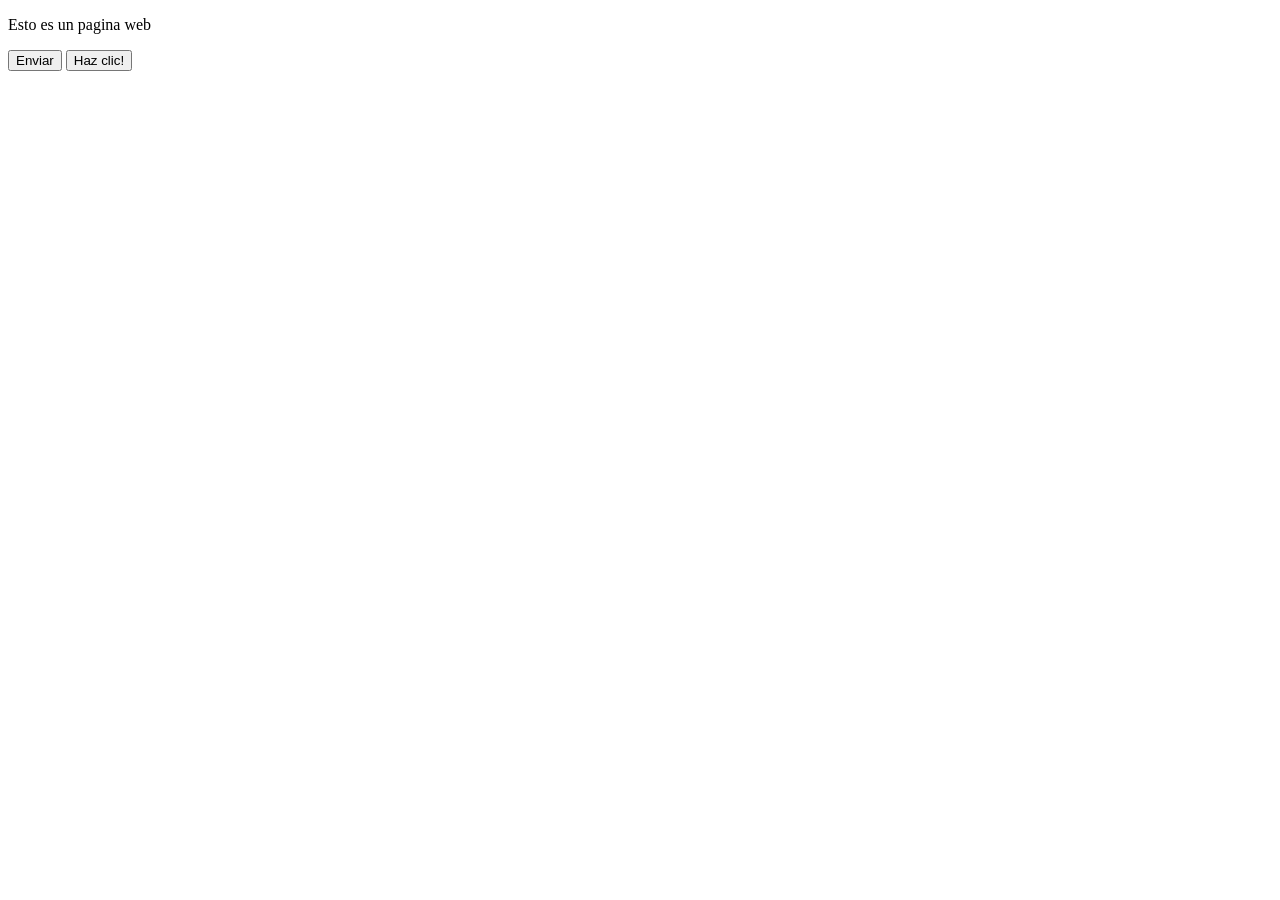
<file: JS6/index.html>
<!DOCTYPE html>
<html lang="en">
<head>
    <meta charset="UTF-8">
    <meta http-equiv="X-UA-Compatible" content="IE=edge">
    <meta name="viewport" content="width=device-width, initial-scale=1.0">
    <title>Mi pagina web</title>
</head>
<body>


    <h1 id="titulo">Bienvenidos</h1>
    <p class="parrafo">Esto es un pagina web</p>
    <button>Enviar</button>

    <button onClick="enviaMensaje()">Haz clic!</button>



    

<script>
    //Accdemos al titulo de la pagina
    let title = document.title;
    console.log(title);

    //accede al boton de la pag
    let button = document.querySelector('button');
    button.addEventListener('click',function(){
        button.innerText = "Ya hiciste click";
        button.disabled = true;
    })
    let titulo = document.getElementById('titulo');
    // debugger;
    console.log(titulo);
    console.log(titulo.innerHTML);
    // debugger;
    titulo.innerHTML = "Hola Mundo";
    let p = document.getElementsByClassName('parrafo');
    console.log(p);
    let parrafo = document.createElement('span');
    parrafo.innerHTML = 'Creamos un parrafo con el document.createElement';
    parrafo.style.color = 'red';
    // parrafo.
    titulo.appendChild(parrafo);

    titulo.remove();
    titulo.remove();
    
    const enviaMensaje = () => alert("Se envio el MSJ")
</script>

</body>
</html>

<!-- IMPORTANTE!!
FECHA DE ENTREGA TPO 23 AL 27 DE MAYO

Asistencia:
https://drive.google.com/drive/folders/1vkuxtDO8KLr1sWjyKDa4opr5dSoHUp9d


NO SE PUDO PASAR ASISTENCIA:
https://docs.google.com/document/d/1MNKROwwM8zdons9NOmAvKRSTMfBup7TMngSnVi2y9sU/edit



FECHA DE ENTREGA TPO 23 AL 27 DE MAYO -->
</file>
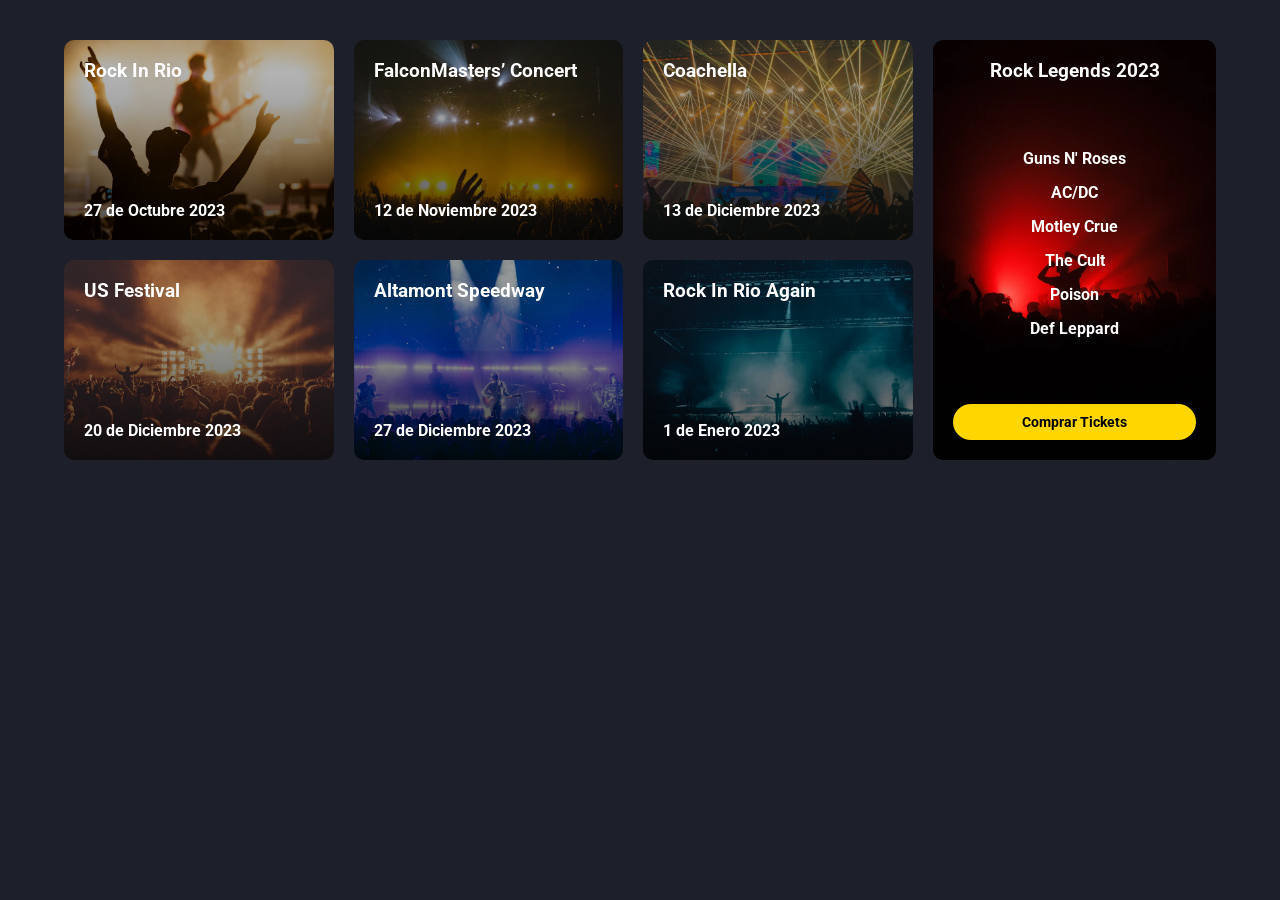
<file: CSS/grid-flexbox/index.html>
<!DOCTYPE html>
<html lang="en">
<head>
	<meta charset="UTF-8">
	<meta http-equiv="X-UA-Compatible" content="IE=edge">
	<meta name="viewport" content="width=device-width, initial-scale=1.0">
	<link rel="preconnect" href="https://fonts.googleapis.com">
	<link rel="preconnect" href="https://fonts.gstatic.com" crossorigin>
	<link href="https://fonts.googleapis.com/css2?family=Roboto:wght@400;700&display=swap" rel="stylesheet"> 
	<link rel="stylesheet" href="estilos.css">
	<title>Flexbox vs CSS Grid</title>
</head>
<body>
	<div class="contenedor">
		<div class="contenedor-conciertos">

			<div class="card" style="background-image: url('./img/1.jpg')">
				<div class="textos">
					<h3>Rock In Rio</h3>
					<p>27 de Octubre 2023</p>
				</div>
			</div>

			<div class="card" style="background-image: url('./img/2.jpg')">
				<div class="textos">
					<h3>FalconMasters’ Concert</h3>
					<p>12 de Noviembre 2023</p>
				</div>
			</div>

			<div class="card" style="background-image: url('./img/3.jpg')">
				<div class="textos">
					<h3>Coachella</h3>
					<p>13 de Diciembre 2023</p>
				</div>
			</div>

			<div class="card" style="background-image: url('./img/4.jpg')">
				<div class="textos">
					<h3>US Festival</h3>
					<p>20 de Diciembre 2023</p>
				</div>
			</div>

			<div class="card" style="background-image: url('./img/5.jpg')">
				<div class="textos">
					<h3>Altamont Speedway</h3>
					<p>27 de Diciembre 2023</p>
				</div>
			</div>
			
			<div class="card" style="background-image: url('./img/6.jpg')">
				<div class="textos">
					<h3>Rock In Rio Again</h3>
					<p>1 de Enero 2023</p>
				</div>
			</div>
		</div>

		<div class="banner" style="background-image: url('./img/banner.jpg')">
			<h3>Rock Legends 2023</h3>
			<ul>
				<li>Guns N' Roses</li>
				<li>AC/DC</li>
				<li>Motley Crue</li>
				<li>The Cult</li>
				<li>Poison</li>
				<li>Def Leppard</li>
			</ul>
			<button class="boton">Comprar Tickets</button>
		</div>
	</div>
</body>
</html>
</file>
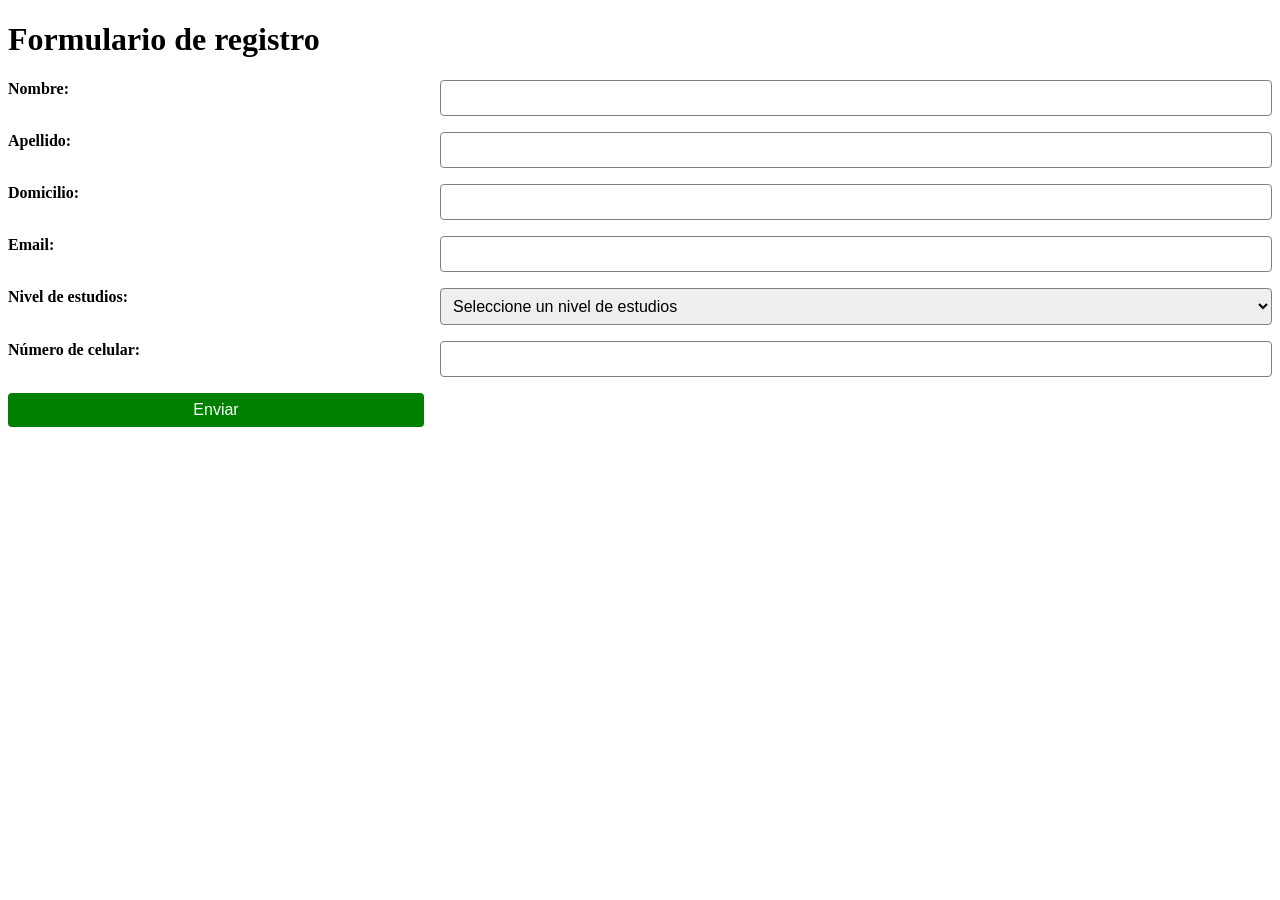
<file: JS6/formulario.html>
<!DOCTYPE html>
<html>
<head>
	<title>Formulario con estilos de grid</title>
	<style>
		/* Definición de la rejilla */
		form {
			display: grid;
			grid-template-columns: 1fr 2fr;
			grid-gap: 1rem;
		}

		/* Estilos para las etiquetas */
		label {
			font-weight: bold;
		}

		/* Estilos para los campos de entrada */
		input, select {
			border: 1px solid gray;
			border-radius: 4px;
			padding: 0.5rem;
			font-size: 1rem;
			box-sizing: border-box;
			width: 100%;
		}

		/* Estilos para el botón */
		button[type="submit"] {
			background-color: green;
			color: white;
			padding: 0.5rem;
			border: none;
			border-radius: 4px;
			font-size: 1rem;
			cursor: pointer;
		}
	</style>
</head>
<body>
	<h1>Formulario de registro</h1>
	<form id="miFormulario" onsubmit="guardarPersona(event)">
		<label for="nombre">Nombre:</label>
		<input type="text" id="nombre" name="nombre" required>

		<label for="apellido">Apellido:</label>
		<input type="text" id="apellido" name="apellido" required>

		<label for="domicilio">Domicilio:</label>
		<input type="text" id="domicilio" name="domicilio" required>

		<label for="email">Email:</label>
		<input type="email" id="email" name="email" required>

		<label for="nivelEstudios">Nivel de estudios:</label>
		<select id="nivelEstudios" name="nivelEstudios" >
			<option value="">Seleccione un nivel de estudios</option>
			<option value="primario">Primario</option>
			<option value="secundario">Secundario</option>
			<option value="terciario">Terciario</option>
		</select>

		<label for="celular">Número de celular:</label>
		<input type="tel" id="celular" name="celular" >

		<button type="submit">Enviar</button>
	</form>

<script>
    function guardarPersona(event){
        event.preventDefault();
        let formulario = document.getElementById('miFormulario');
        let nombre = formulario.elements['nombre'].value;
        // if(nombre.length < 3)
        //     return alert('Ingrese un nombre valido');
        let apellido = formulario.elements['apellido'].value;
        let email = formulario.elements['email'].value;
        let nivelEstudios = formulario.elements['nivelEstudios'].value;
        let celular = formulario.elements['celular'].value;
        let domicilio = formulario.elements['domicilio'].value;
    
        if(!nombre || !apellido || !domicilio || !email || !nivelEstudios || !celular){
            alert('Por favor complete todos los campos');
        }
        let persona = {
            nombre: nombre,
            apellido: apellido,
            domicilio: domicilio,
            email: email,
            nivelEstudios: nivelEstudios,
            celular: celular
        };
        
        localStorage.setItem('persona', JSON.stringify(persona));
        window.location.href = 'datos.html';



    }
</script>
</body>
</html>
</file>
<file: CSS/grid-flexbox/estilos.css>
* {
	padding: 0;
	margin: 0;
	box-sizing: border-box;
}

body {
	background: #1D202B;
	color: #fff;
	font-family: 'Roboto', sans-serif;
	min-height: 100vh;
}

.contenedor {
	width: 90%;
	max-width: 1200px;
	margin: auto;
	padding: 40px 0;

	/* Flexbox */
	/* display: flex;
	gap: 20px; */

	/* Grid */
	display: grid;
	grid-template-columns: 3fr 1fr;
	gap: 20px;
}

.titulo {
	font-size: 24px;
	padding: 20px 0;
}

.contenedor-conciertos {
	/* Flexbox */
	/* width: 70%;

	display: flex;
	flex-wrap: wrap;
	gap: 20px; */

	/* Grid */
	display: grid;
	grid-template-columns: repeat(3, 1fr);
	gap: 20px;
}

.card {
	border-radius: 10px;
	min-height: 200px;
	font-weight: bold;
	padding: 20px;
	position: relative;
	overflow: hidden;
	background-size: cover;
	background-position: center center;

	/* Flexbox */
	/* width: calc(33.33% - 20px); */
}

.card .textos {
	height: 100%;
	
	/* Flebox */
	display: flex;
	flex-direction: column;
	justify-content: space-between;

	/* Grid */
	/* display: grid;
	grid-template-rows: 1fr auto; */
}

.banner {
	border-radius: 10px;
	text-align: center;
	padding: 20px;
	background-size: cover;
	background-position: center center;

	/* Flexbox */
	/* width: 30%; */
	display: flex;
	flex-direction: column;
	justify-content: space-between;

	/* Grid */
	/* display: grid;
	grid-template-rows: auto auto auto;
	align-items: center; */
}

.banner ul {
	list-style: none;
}

.banner ul li {
	margin: 15px;
	font-weight: bold;
}

.banner .boton {
	background: #FFD600;
	display: block;
	width: 100%;
	font-weight: bold;
	font-size: 14px;
	text-align: center;
	padding: 10px;
	border: none;
	border-radius: 100px;
	font-family: 'Roboto', sans-serif;
	cursor: pointer;
}

@media screen and (max-width: 900px) {
	
}

@media screen and (max-width: 700px) {
	.contenedor-conciertos {
	
		/* Grid */
		grid-template-columns: repeat(2, 1fr);
		gap: 10px;
	}
	.banner{
		display: none;
	}
}

@media screen and (max-width: 600px) {

}

/* Grid para crear estructuras tu pagina
Definir filas columnas 

flexbox para cuando alinear elementos
y espaciado de cajas dentro de esos elementos
Vamos a tener más control */
</file>
